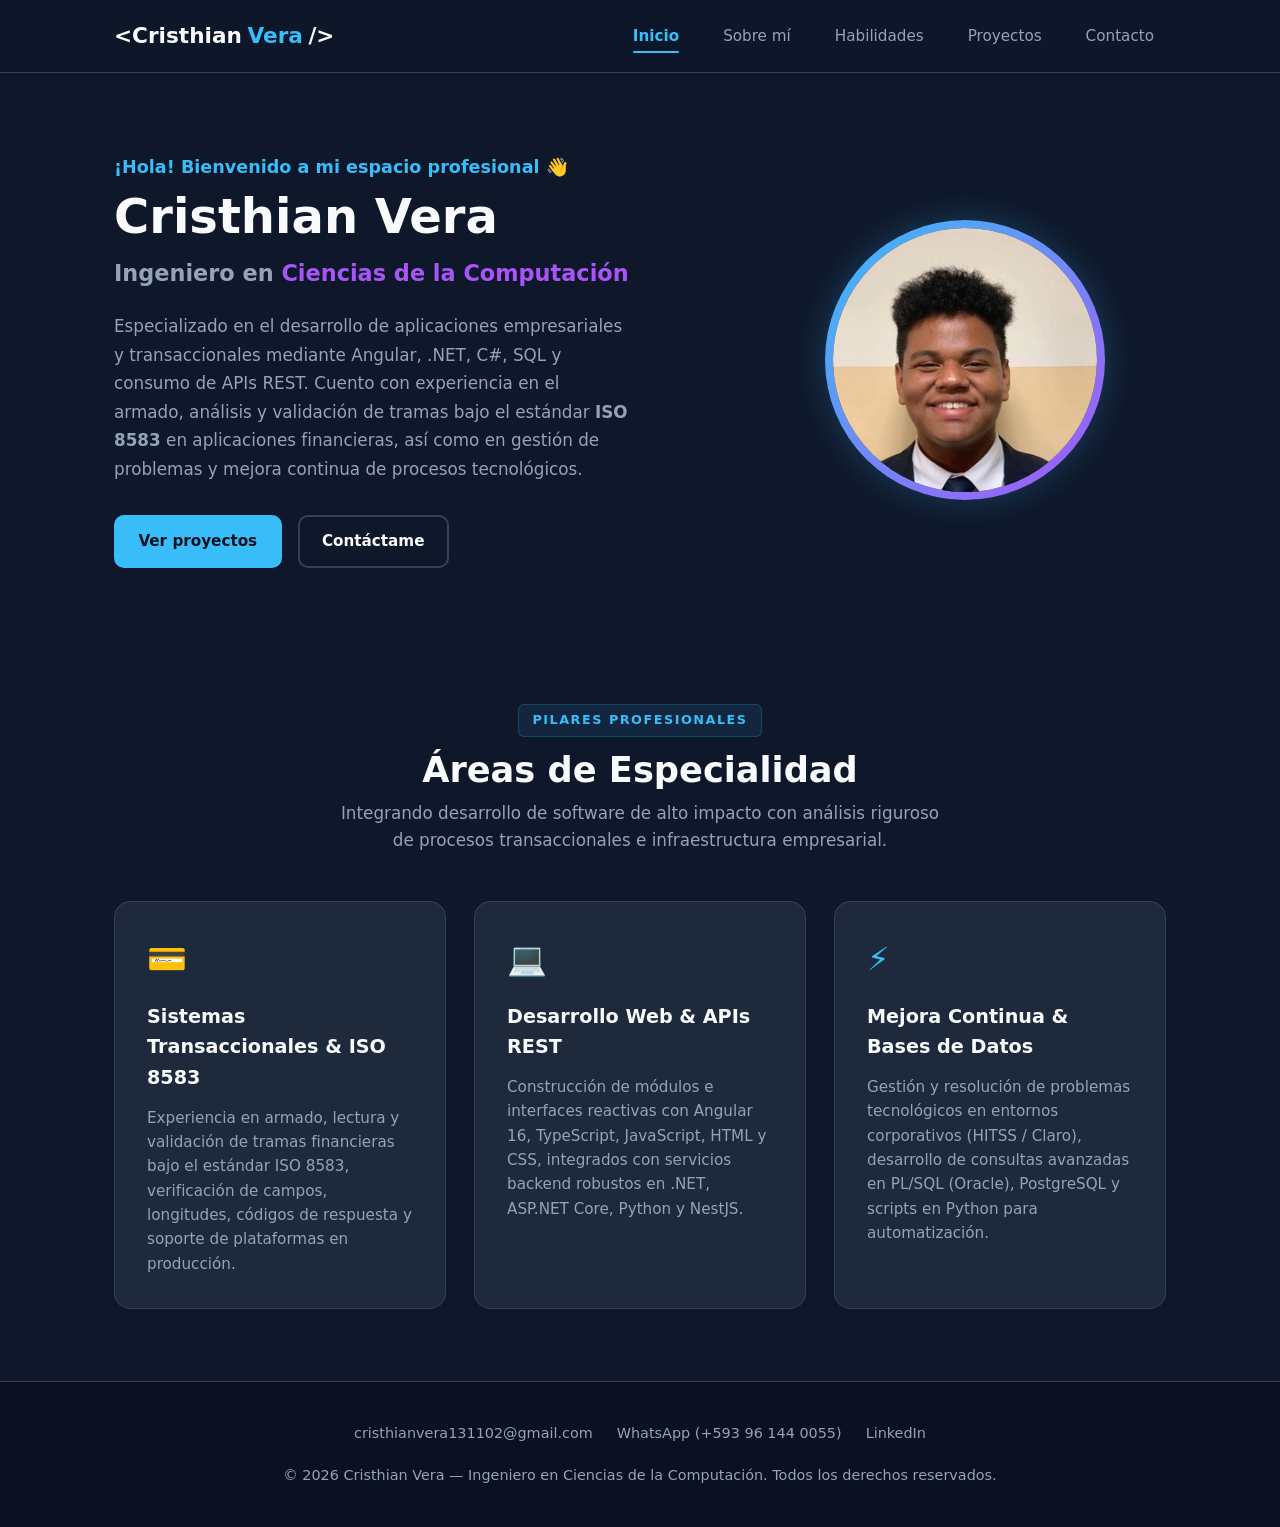
<file: index.html>
<!DOCTYPE html>
<html lang="es">
<head>
  <meta charset="UTF-8">
  <meta name="viewport" content="width=device-width, initial-scale=1.0">
  <meta name="description" content="Portafolio profesional de Cristhian Vera, Ingeniero en Ciencias de la Computación especializado en aplicaciones empresariales y sistemas transaccionales.">
  <title>Inicio | Cristhian Vera - Portafolio</title>

  <!-- Hojas de estilo oficiales: global primero, luego estilos de páginas -->
  <link rel="stylesheet" href="css/global.css">
  <link rel="stylesheet" href="css/pages.css">
</head>
<body>

  <!-- ======================================================================
       ENCABEZADO Y NAVEGACIÓN COMPARTIDA (Idéntico en las 5 páginas)
       ====================================================================== -->
  <header class="site-header">
    <nav class="navbar container">
      <a href="index.html" class="logo">
        &lt;Cristhian<span class="logo-accent">Vera</span>/&gt;
      </a>

      <!-- Botón de apertura del menú en dispositivos móviles -->
      <button class="menu-toggle" id="menu-toggle" aria-label="Abrir menú de navegación" aria-expanded="false">
        ☰
      </button>

      <!-- Lista de enlaces de navegación principal -->
      <ul class="nav-menu" id="nav-menu">
        <li><a href="index.html" class="nav-link">Inicio</a></li>
        <li><a href="about.html" class="nav-link">Sobre mí</a></li>
        <li><a href="skills.html" class="nav-link">Habilidades</a></li>
        <li><a href="projects.html" class="nav-link">Proyectos</a></li>
        <li><a href="contact.html" class="nav-link">Contacto</a></li>
      </ul>
    </nav>
  </header>

  <!-- ======================================================================
       CONTENIDO PRINCIPAL: INICIO (<main>)
       ====================================================================== -->
  <main>
    <!-- Sección 1: Hero de Presentación -->
    <section class="hero">
      <div class="container hero-grid">
        <div class="hero-text">
          <p class="hero-greeting">¡Hola! Bienvenido a mi espacio profesional 👋</p>
          <h1 class="hero-name">Cristhian Vera</h1>
          <p class="hero-role">Ingeniero en <span>Ciencias de la Computación</span></p>
          <p class="hero-desc">
            Especializado en el desarrollo de aplicaciones empresariales y transaccionales
            mediante Angular, .NET, C#, SQL y consumo de APIs REST. Cuento con experiencia en el armado,
            análisis y validación de tramas bajo el estándar <strong>ISO 8583</strong> en aplicaciones financieras,
            así como en gestión de problemas y mejora continua de procesos tecnológicos.
          </p>
          <div class="hero-actions">
            <a href="projects.html" class="btn btn-primary">Ver proyectos</a>
            <a href="contact.html" class="btn btn-outline">Contáctame</a>
          </div>
        </div>

        <div class="hero-visual">
          <div class="hero-avatar-wrapper">
            <img src="assets/img/cristhian-vera.jpg" alt="Fotografía profesional de Cristhian Vera" class="hero-avatar">
          </div>
        </div>
      </div>
    </section>

    <!-- Sección 2: Resumen de Fortalezas Clave -->
    <section class="section">
      <div class="container">
        <div class="section-header">
          <span class="section-tag">Pilares Profesionales</span>
          <h2 class="section-title">Áreas de Especialidad</h2>
          <p class="section-subtitle">
            Integrando desarrollo de software de alto impacto con análisis riguroso de procesos transaccionales e infraestructura empresarial.
          </p>
        </div>

        <div class="highlights-grid">
          <!-- Tarjeta 1: Sistemas Transaccionales -->
          <article class="highlight-card">
            <div class="highlight-icon">💳</div>
            <h3 class="highlight-title">Sistemas Transaccionales &amp; ISO 8583</h3>
            <p class="highlight-text">
              Experiencia en armado, lectura y validación de tramas financieras bajo el estándar ISO 8583,
              verificación de campos, longitudes, códigos de respuesta y soporte de plataformas en producción.
            </p>
          </article>

          <!-- Tarjeta 2: Desarrollo Web Fullstack -->
          <article class="highlight-card">
            <div class="highlight-icon">💻</div>
            <h3 class="highlight-title">Desarrollo Web &amp; APIs REST</h3>
            <p class="highlight-text">
              Construcción de módulos e interfaces reactivas con Angular 16, TypeScript, JavaScript, HTML y CSS,
              integrados con servicios backend robustos en .NET, ASP.NET Core, Python y NestJS.
            </p>
          </article>

          <!-- Tarjeta 3: Mejora Continua y Datos -->
          <article class="highlight-card">
            <div class="highlight-icon">⚡</div>
            <h3 class="highlight-title">Mejora Continua &amp; Bases de Datos</h3>
            <p class="highlight-text">
              Gestión y resolución de problemas tecnológicos en entornos corporativos (HITSS / Claro),
              desarrollo de consultas avanzadas en PL/SQL (Oracle), PostgreSQL y scripts en Python para automatización.
            </p>
          </article>
        </div>
      </div>
    </section>
  </main>

  <!-- ======================================================================
       PIE DE PÁGINA COMPARTIDO (Idéntico en las 5 páginas)
       ====================================================================== -->
  <footer class="site-footer">
    <div class="container footer-content">
      <ul class="footer-links">
        <li><a href="mailto:cristhianvera131102@gmail.com">cristhianvera131102@gmail.com</a></li>
        <li><a href="https://wa.me/593961440055" target="_blank" rel="noopener noreferrer">WhatsApp (+593 96 144 0055)</a></li>
        <li><a href="https://www.linkedin.com" target="_blank" rel="noopener noreferrer">LinkedIn</a></li>
      </ul>
      <p>&copy; <span id="current-year"></span> Cristhian Vera — Ingeniero en Ciencias de la Computación. Todos los derechos reservados.</p>
    </div>
  </footer>

  <!-- Script global para menú móvil, enlace activo y año dinámico -->
  <script src="js/main.js"></script>
</body>
</html>
</file>
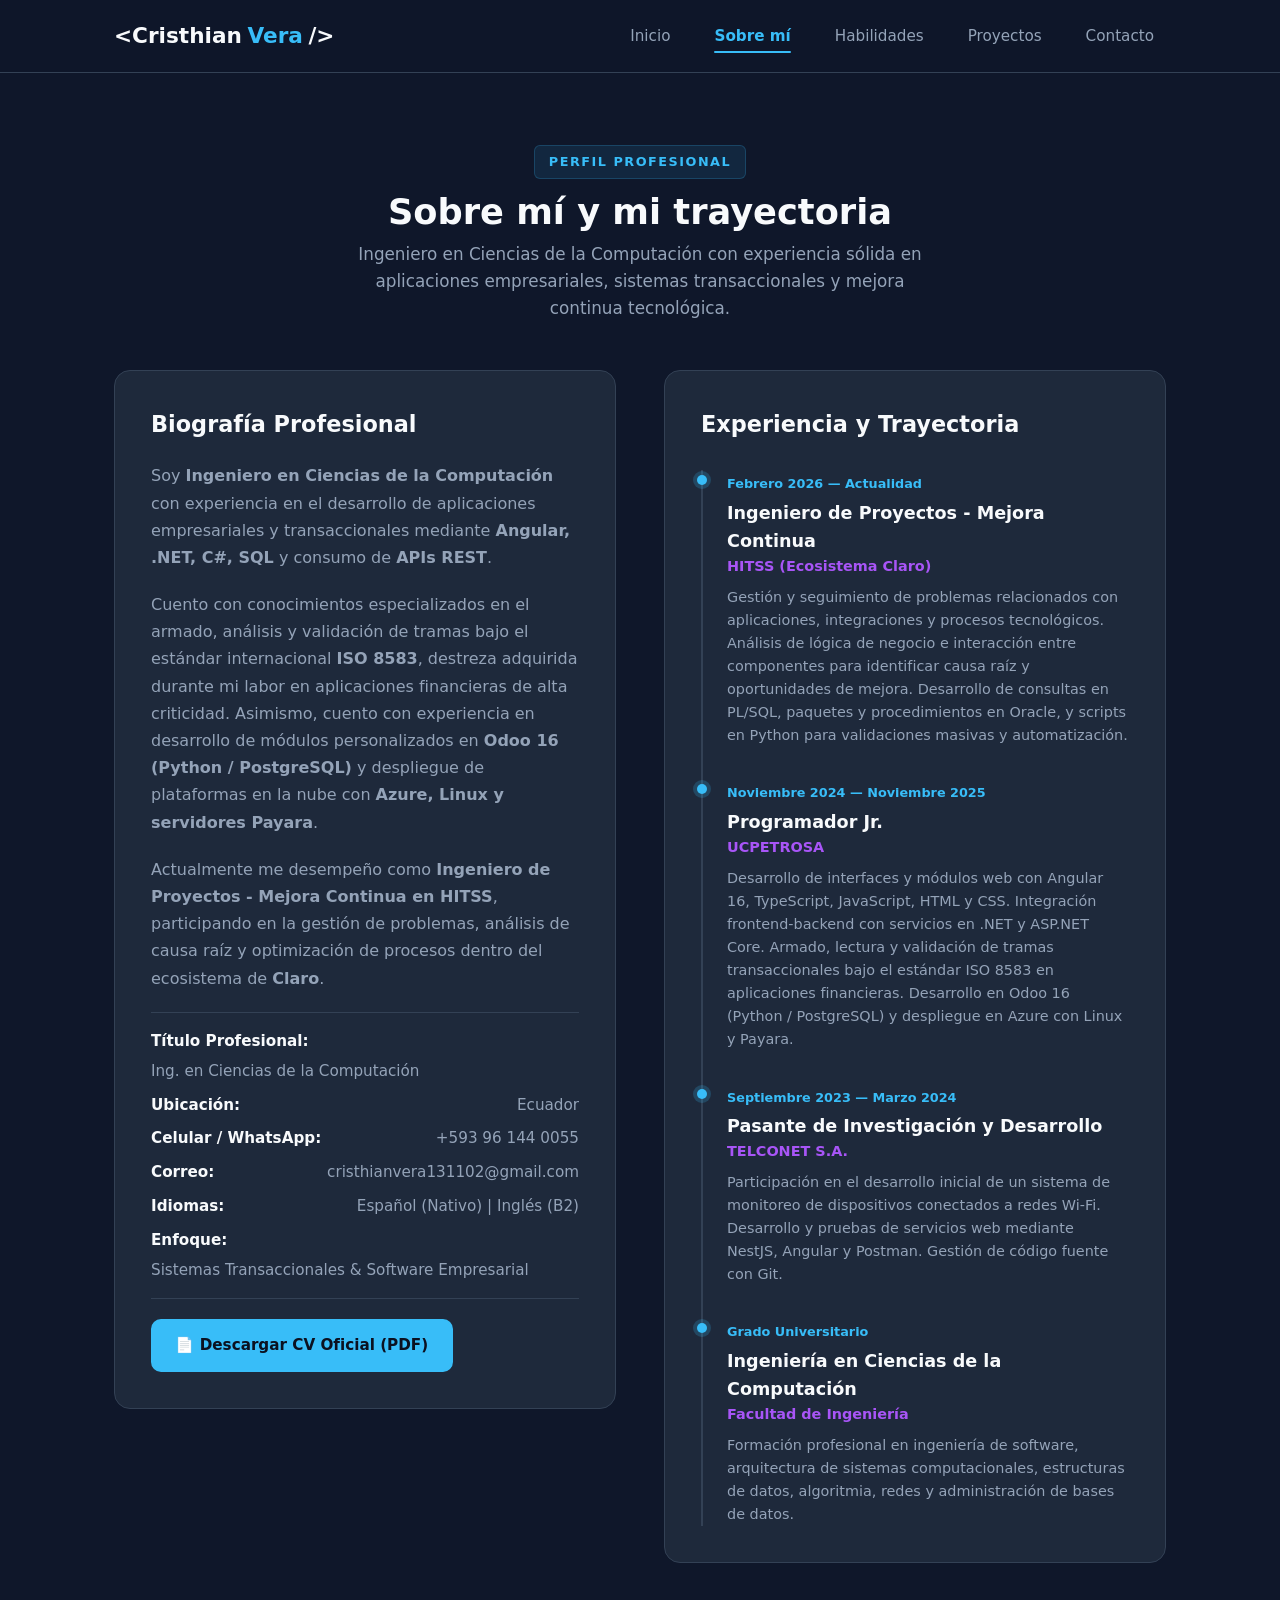
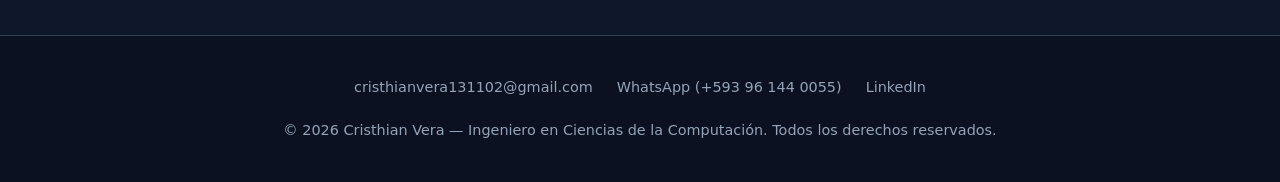
<file: about.html>
<!DOCTYPE html>
<html lang="es">
<head>
  <meta charset="UTF-8">
  <meta name="viewport" content="width=device-width, initial-scale=1.0">
  <meta name="description" content="Conoce la trayectoria profesional, experiencia laboral y formación de Cristhian Vera, Ingeniero en Ciencias de la Computación.">
  <title>Sobre mí | Cristhian Vera - Portafolio</title>

  <!-- Hojas de estilo oficiales -->
  <link rel="stylesheet" href="css/global.css">
  <link rel="stylesheet" href="css/pages.css">
</head>
<body>

  <!-- ======================================================================
       ENCABEZADO Y NAVEGACIÓN COMPARTIDA (Idéntico en las 5 páginas)
       ====================================================================== -->
  <header class="site-header">
    <nav class="navbar container">
      <a href="index.html" class="logo">
        &lt;Cristhian<span class="logo-accent">Vera</span>/&gt;
      </a>

      <button class="menu-toggle" id="menu-toggle" aria-label="Abrir menú de navegación" aria-expanded="false">
        ☰
      </button>

      <ul class="nav-menu" id="nav-menu">
        <li><a href="index.html" class="nav-link">Inicio</a></li>
        <li><a href="about.html" class="nav-link">Sobre mí</a></li>
        <li><a href="skills.html" class="nav-link">Habilidades</a></li>
        <li><a href="projects.html" class="nav-link">Proyectos</a></li>
        <li><a href="contact.html" class="nav-link">Contacto</a></li>
      </ul>
    </nav>
  </header>

  <!-- ======================================================================
       CONTENIDO PRINCIPAL: SOBRE MÍ (<main>)
       ====================================================================== -->
  <main class="section">
    <div class="container">
      <div class="section-header">
        <span class="section-tag">Perfil Profesional</span>
        <h1 class="section-title">Sobre mí y mi trayectoria</h1>
        <p class="section-subtitle">
          Ingeniero en Ciencias de la Computación con experiencia sólida en aplicaciones empresariales,
          sistemas transaccionales y mejora continua tecnológica.
        </p>
      </div>

      <div class="about-grid">
        <!-- Columna Izquierda: Biografía personal y descarga de CV -->
        <article class="about-bio-card">
          <h2 class="about-bio-title">Biografía Profesional</h2>
          <p class="about-bio-text">
            Soy <strong>Ingeniero en Ciencias de la Computación</strong> con experiencia en el desarrollo de aplicaciones
            empresariales y transaccionales mediante <strong>Angular, .NET, C#, SQL</strong> y consumo de <strong>APIs REST</strong>.
          </p>
          <p class="about-bio-text">
            Cuento con conocimientos especializados en el armado, análisis y validación de tramas bajo el estándar internacional
            <strong>ISO 8583</strong>, destreza adquirida durante mi labor en aplicaciones financieras de alta criticidad.
            Asimismo, cuento con experiencia en desarrollo de módulos personalizados en <strong>Odoo 16 (Python / PostgreSQL)</strong>
            y despliegue de plataformas en la nube con <strong>Azure, Linux y servidores Payara</strong>.
          </p>
          <p class="about-bio-text">
            Actualmente me desempeño como <strong>Ingeniero de Proyectos - Mejora Continua en HITSS</strong>, participando en la gestión
            de problemas, análisis de causa raíz y optimización de procesos dentro del ecosistema de <strong>Claro</strong>.
          </p>

          <ul class="about-bio-details">
            <li><strong>Título Profesional:</strong> <span>Ing. en Ciencias de la Computación</span></li>
            <li><strong>Ubicación:</strong> <span>Ecuador</span></li>
            <li><strong>Celular / WhatsApp:</strong> <span>+593 96 144 0055</span></li>
            <li><strong>Correo:</strong> <span>cristhianvera131102@gmail.com</span></li>
            <li><strong>Idiomas:</strong> <span>Español (Nativo) | Inglés (B2)</span></li>
            <li><strong>Enfoque:</strong> <span>Sistemas Transaccionales &amp; Software Empresarial</span></li>
          </ul>

          <div>
            <!-- Botón de descarga oficial del CV de Cristhian Vera en PDF -->
            <a href="assets/docs/CV - Cristhian Vera.pdf" download="CV - Cristhian Vera.pdf" class="btn btn-primary">
              📄 Descargar CV Oficial (PDF)
            </a>
          </div>
        </article>

        <!-- Columna Derecha: Línea de Tiempo (Educación y Experiencia Real) -->
        <article class="timeline-card">
          <h2 class="timeline-header">Experiencia y Trayectoria</h2>
          <ol class="timeline-list">
            <!-- Puesto 1: HITSS -->
            <li class="timeline-item">
              <span class="timeline-date">Febrero 2026 — Actualidad</span>
              <h3 class="timeline-role">Ingeniero de Proyectos - Mejora Continua</h3>
              <p class="timeline-place">HITSS (Ecosistema Claro)</p>
              <p class="timeline-desc">
                Gestión y seguimiento de problemas relacionados con aplicaciones, integraciones y procesos tecnológicos.
                Análisis de lógica de negocio e interacción entre componentes para identificar causa raíz y oportunidades de mejora.
                Desarrollo de consultas en PL/SQL, paquetes y procedimientos en Oracle, y scripts en Python para validaciones masivas y automatización.
              </p>
            </li>

            <!-- Puesto 2: UCPETROSA -->
            <li class="timeline-item">
              <span class="timeline-date">Noviembre 2024 — Noviembre 2025</span>
              <h3 class="timeline-role">Programador Jr.</h3>
              <p class="timeline-place">UCPETROSA</p>
              <p class="timeline-desc">
                Desarrollo de interfaces y módulos web con Angular 16, TypeScript, JavaScript, HTML y CSS. Integración frontend-backend
                con servicios en .NET y ASP.NET Core. Armado, lectura y validación de tramas transaccionales bajo el estándar ISO 8583
                en aplicaciones financieras. Desarrollo en Odoo 16 (Python / PostgreSQL) y despliegue en Azure con Linux y Payara.
              </p>
            </li>

            <!-- Puesto 3: TELCONET -->
            <li class="timeline-item">
              <span class="timeline-date">Septiembre 2023 — Marzo 2024</span>
              <h3 class="timeline-role">Pasante de Investigación y Desarrollo</h3>
              <p class="timeline-place">TELCONET S.A.</p>
              <p class="timeline-desc">
                Participación en el desarrollo inicial de un sistema de monitoreo de dispositivos conectados a redes Wi-Fi.
                Desarrollo y pruebas de servicios web mediante NestJS, Angular y Postman. Gestión de código fuente con Git.
              </p>
            </li>

            <!-- Formación Académica -->
            <li class="timeline-item">
              <span class="timeline-date">Grado Universitario</span>
              <h3 class="timeline-role">Ingeniería en Ciencias de la Computación</h3>
              <p class="timeline-place">Facultad de Ingeniería</p>
              <p class="timeline-desc">
                Formación profesional en ingeniería de software, arquitectura de sistemas computacionales,
                estructuras de datos, algoritmia, redes y administración de bases de datos.
              </p>
            </li>
          </ol>
        </article>
      </div>
    </div>
  </main>

  <!-- ======================================================================
       PIE DE PÁGINA COMPARTIDO (Idéntico en las 5 páginas)
       ====================================================================== -->
  <footer class="site-footer">
    <div class="container footer-content">
      <ul class="footer-links">
        <li><a href="mailto:cristhianvera131102@gmail.com">cristhianvera131102@gmail.com</a></li>
        <li><a href="https://wa.me/593961440055" target="_blank" rel="noopener noreferrer">WhatsApp (+593 96 144 0055)</a></li>
        <li><a href="https://www.linkedin.com" target="_blank" rel="noopener noreferrer">LinkedIn</a></li>
      </ul>
      <p>&copy; <span id="current-year"></span> Cristhian Vera — Ingeniero en Ciencias de la Computación. Todos los derechos reservados.</p>
    </div>
  </footer>

  <script src="js/main.js"></script>
</body>
</html>
</file>
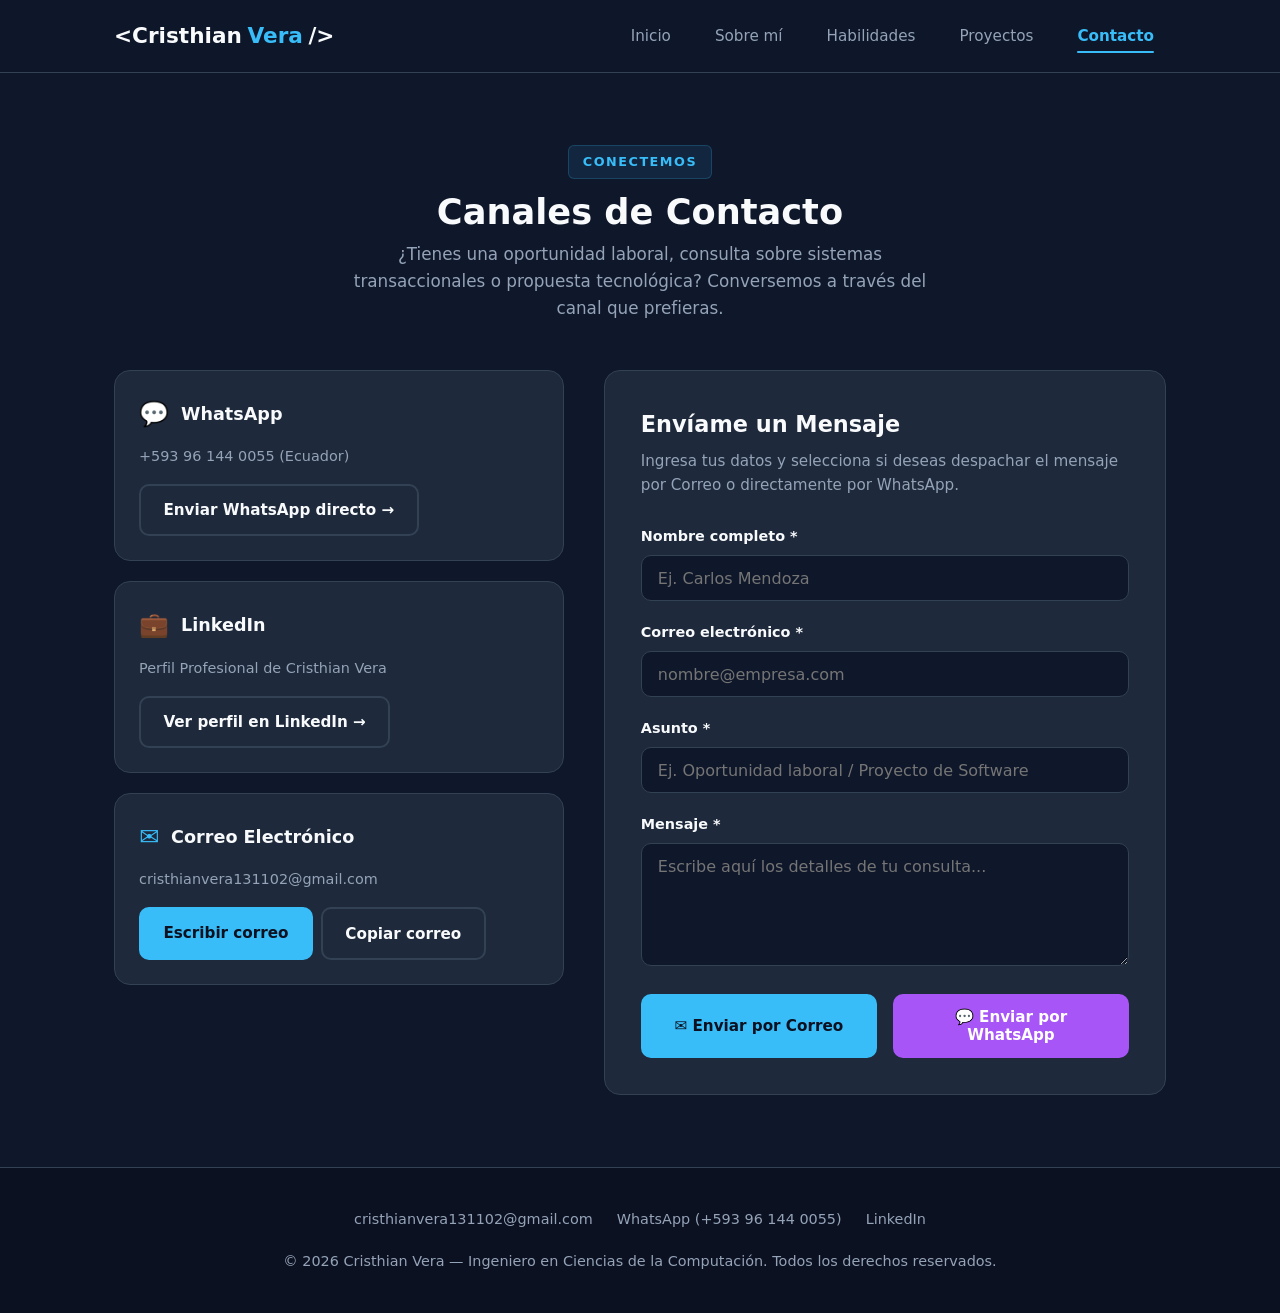
<file: contact.html>
<!DOCTYPE html>
<html lang="es">

<head>
  <meta charset="UTF-8">
  <meta name="viewport" content="width=device-width, initial-scale=1.0">
  <meta name="description"
    content="Contacta a Cristhian Vera, Ingeniero en Ciencias de la Computación, mediante WhatsApp, correo o LinkedIn.">
  <title>Contacto | Cristhian Vera - Portafolio</title>

  <!-- Hojas de estilo oficiales -->
  <link rel="stylesheet" href="css/global.css">
  <link rel="stylesheet" href="css/pages.css">
</head>

<body>

  <!-- ======================================================================
       ENCABEZADO Y NAVEGACIÓN COMPARTIDA (Idéntico en las 5 páginas)
       ====================================================================== -->
  <header class="site-header">
    <nav class="navbar container">
      <a href="index.html" class="logo">
        &lt;Cristhian<span class="logo-accent">Vera</span>/&gt;
      </a>

      <button class="menu-toggle" id="menu-toggle" aria-label="Abrir menú de navegación" aria-expanded="false">
        ☰
      </button>

      <ul class="nav-menu" id="nav-menu">
        <li><a href="index.html" class="nav-link">Inicio</a></li>
        <li><a href="about.html" class="nav-link">Sobre mí</a></li>
        <li><a href="skills.html" class="nav-link">Habilidades</a></li>
        <li><a href="projects.html" class="nav-link">Proyectos</a></li>
        <li><a href="contact.html" class="nav-link">Contacto</a></li>
      </ul>
    </nav>
  </header>

  <!-- ======================================================================
       CONTENIDO PRINCIPAL: CONTACTO (<main>)
       ====================================================================== -->
  <main class="section">
    <div class="container">
      <div class="section-header">
        <span class="section-tag">Conectemos</span>
        <h1 class="section-title">Canales de Contacto</h1>
        <p class="section-subtitle">
          ¿Tienes una oportunidad laboral, consulta sobre sistemas transaccionales o propuesta tecnológica?
          Conversemos a través del canal que prefieras.
        </p>
      </div>

      <div class="contact-grid">
        <!-- Columna Izquierda: Tarjetas de Canales Directos -->
        <aside class="contact-channels">
          <!-- Canal 1: WhatsApp -->
          <article class="channel-card">
            <div class="channel-header">
              <span class="channel-icon">💬</span>
              <h2 class="channel-title">WhatsApp</h2>
            </div>
            <p class="channel-info">+593 96 144 0055 (Ecuador)</p>
            <div class="channel-actions">
              <a href="https://wa.me/593961440055?text=Hola%20Cristhian,%20vi%20tu%20portafolio%20y%20me%20gustar%C3%ADa%20contactarte"
                target="_blank" rel="noopener noreferrer" class="btn btn-outline">
                Enviar WhatsApp directo &rarr;
              </a>
            </div>
          </article>

          <!-- Canal 2: LinkedIn -->
          <article class="channel-card">
            <div class="channel-header">
              <span class="channel-icon">💼</span>
              <h2 class="channel-title">LinkedIn</h2>
            </div>
            <p class="channel-info">Perfil Profesional de Cristhian Vera</p>
            <div class="channel-actions">
              <a href="https://www.linkedin.com" target="_blank" rel="noopener noreferrer" class="btn btn-outline">
                Ver perfil en LinkedIn &rarr;
              </a>
            </div>
          </article>

          <!-- Canal 3: Correo Electrónico -->
          <article class="channel-card">
            <div class="channel-header">
              <span class="channel-icon">✉️</span>
              <h2 class="channel-title">Correo Electrónico</h2>
            </div>
            <p class="channel-info">cristhianvera131102@gmail.com</p>
            <div class="channel-actions">
              <a href="mailto:cristhianvera131102@gmail.com" class="btn btn-primary">
                Escribir correo
              </a>
              <!-- Botón interactivo para copiar con Clipboard API en JS -->
              <button type="button" id="copy-email-btn" class="btn btn-outline">
                Copiar correo
              </button>
            </div>
          </article>
        </aside>

        <!-- Columna Derecha: Formulario de Contacto -->
        <section class="contact-form-card">
          <div class="form-header">
            <h2 class="form-title">Envíame un Mensaje</h2>
            <p class="form-subtitle">Ingresa tus datos y selecciona si deseas despachar el mensaje por Correo o
              directamente por WhatsApp.</p>
          </div>

          <form id="contact-form" class="contact-form" novalidate>
            <!-- Contenedor para mensajes de alerta y validación en vivo -->
            <div id="form-feedback" class="form-feedback" aria-live="polite"></div>

            <!-- Campo: Nombre -->
            <div class="form-group">
              <label for="name" class="form-label">Nombre completo *</label>
              <input type="text" id="name" name="name" class="form-control" placeholder="Ej. Carlos Mendoza"
                autocomplete="name" required>
            </div>

            <!-- Campo: Correo -->
            <div class="form-group">
              <label for="email" class="form-label">Correo electrónico *</label>
              <input type="email" id="email" name="email" class="form-control" placeholder="nombre@empresa.com"
                autocomplete="email" inputmode="email" required>
            </div>

            <!-- Campo: Asunto -->
            <div class="form-group">
              <label for="subject" class="form-label">Asunto *</label>
              <input type="text" id="subject" name="subject" class="form-control"
                placeholder="Ej. Oportunidad laboral / Proyecto de Software" required>
            </div>

            <!-- Campo: Mensaje -->
            <div class="form-group">
              <label for="message" class="form-label">Mensaje *</label>
              <textarea id="message" name="message" class="form-control" rows="5"
                placeholder="Escribe aquí los detalles de tu consulta..." required></textarea>
            </div>

            <!-- Botones de Acción Dual: Correo y WhatsApp -->
            <div class="form-actions">
              <button type="submit" class="btn btn-primary">
                ✉️ Enviar por Correo
              </button>
              <button type="button" id="send-whatsapp-btn" class="btn btn-secondary">
                💬 Enviar por WhatsApp
              </button>
            </div>
          </form>
        </section>
      </div>
    </div>
  </main>

  <!-- ======================================================================
       PIE DE PÁGINA COMPARTIDO (Idéntico en las 5 páginas)
       ====================================================================== -->
  <footer class="site-footer">
    <div class="container footer-content">
      <ul class="footer-links">
        <li><a href="mailto:cristhianvera131102@gmail.com">cristhianvera131102@gmail.com</a></li>
        <li><a href="https://wa.me/593961440055" target="_blank" rel="noopener noreferrer">WhatsApp (+593 96 144
            0055)</a></li>
        <li><a href="https://www.linkedin.com" target="_blank" rel="noopener noreferrer">LinkedIn</a></li>
      </ul>
      <p>&copy; <span id="current-year"></span> Cristhian Vera — Ingeniero en Ciencias de la Computación. Todos los
        derechos reservados.</p>
    </div>
  </footer>

  <!-- Scripts: main.js para lógica global y contact.js para validaciones y envíos -->
  <script src="js/main.js"></script>
  <script src="js/contact.js"></script>
</body>

</html>
</file>
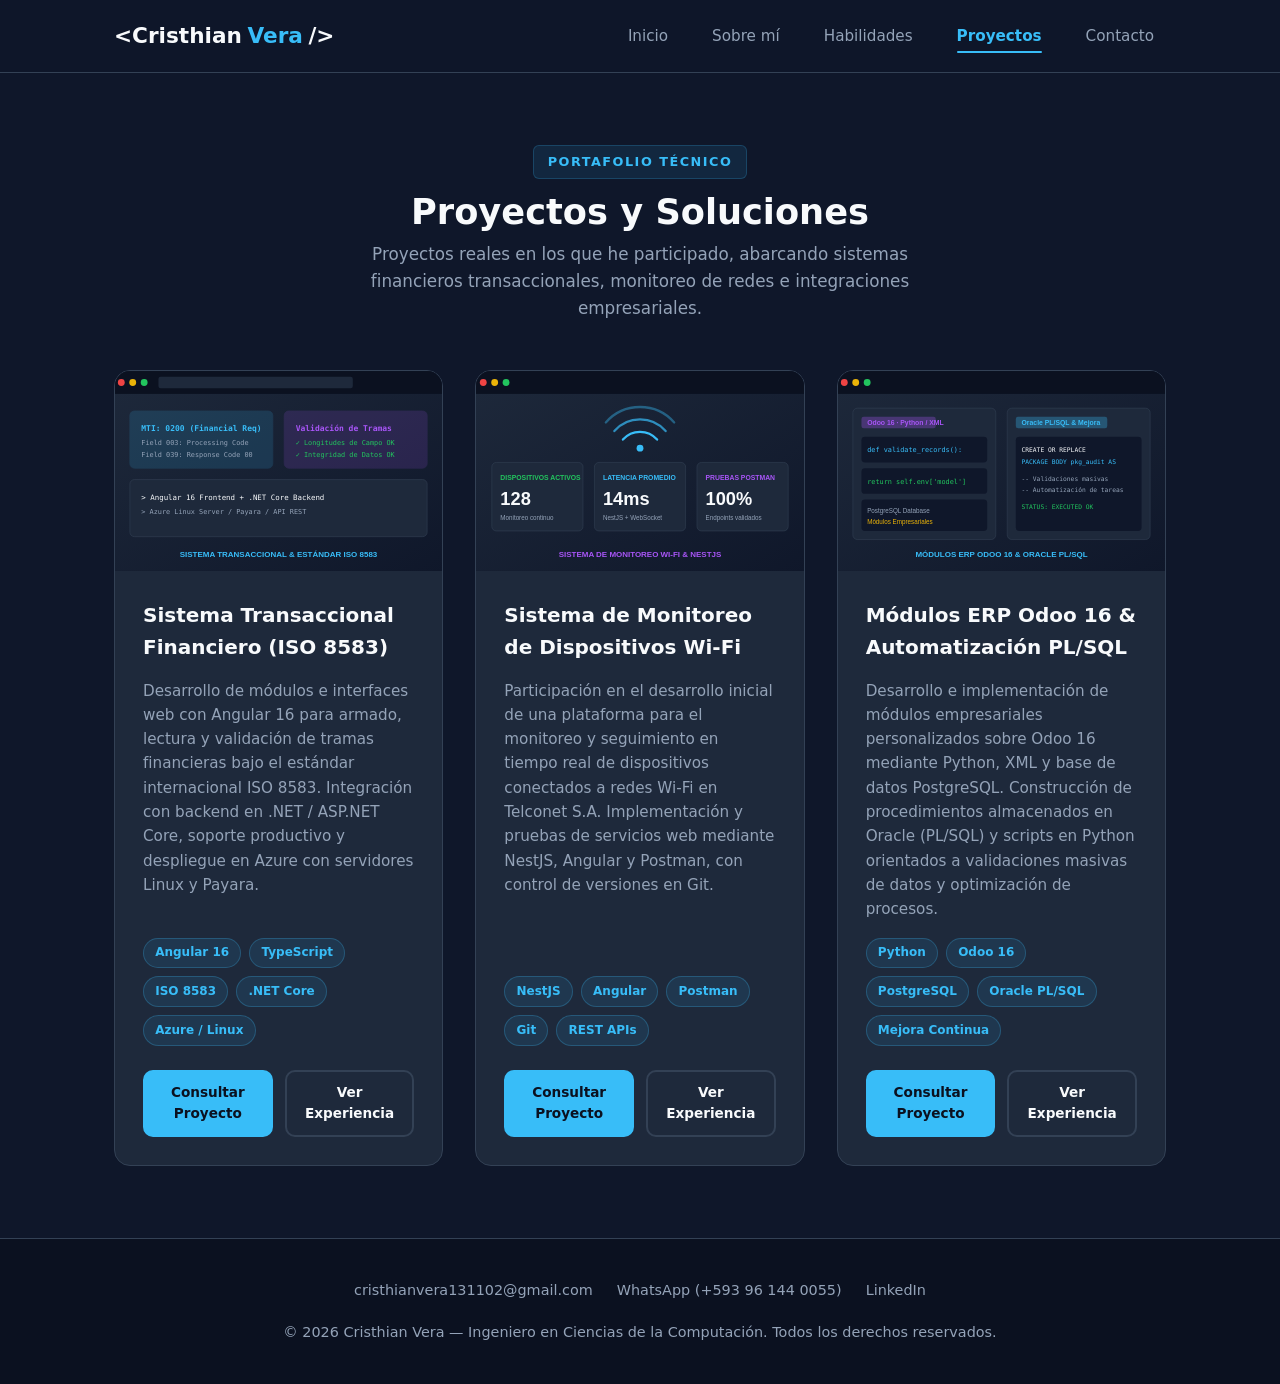
<file: projects.html>
<!DOCTYPE html>
<html lang="es">
<head>
  <meta charset="UTF-8">
  <meta name="viewport" content="width=device-width, initial-scale=1.0">
  <meta name="description" content="Proyectos desarrollados por Cristhian Vera: Sistemas transaccionales ISO 8583, Angular 16, .NET Core, monitoreo Wi-Fi y automatización.">
  <title>Proyectos | Cristhian Vera - Portafolio</title>

  <!-- Hojas de estilo oficiales -->
  <link rel="stylesheet" href="css/global.css">
  <link rel="stylesheet" href="css/pages.css">
</head>
<body>

  <!-- ======================================================================
       ENCABEZADO Y NAVEGACIÓN COMPARTIDA (Idéntico en las 5 páginas)
       ====================================================================== -->
  <header class="site-header">
    <nav class="navbar container">
      <a href="index.html" class="logo">
        &lt;Cristhian<span class="logo-accent">Vera</span>/&gt;
      </a>

      <button class="menu-toggle" id="menu-toggle" aria-label="Abrir menú de navegación" aria-expanded="false">
        ☰
      </button>

      <ul class="nav-menu" id="nav-menu">
        <li><a href="index.html" class="nav-link">Inicio</a></li>
        <li><a href="about.html" class="nav-link">Sobre mí</a></li>
        <li><a href="skills.html" class="nav-link">Habilidades</a></li>
        <li><a href="projects.html" class="nav-link">Proyectos</a></li>
        <li><a href="contact.html" class="nav-link">Contacto</a></li>
      </ul>
    </nav>
  </header>

  <!-- ======================================================================
       CONTENIDO PRINCIPAL: PROYECTOS (<main>)
       ====================================================================== -->
  <main class="section">
    <div class="container">
      <div class="section-header">
        <span class="section-tag">Portafolio Técnico</span>
        <h1 class="section-title">Proyectos y Soluciones</h1>
        <p class="section-subtitle">
          Proyectos reales en los que he participado, abarcando sistemas financieros transaccionales,
          monitoreo de redes e integraciones empresariales.
        </p>
      </div>

      <div class="projects-grid">
        <!-- Proyecto 1: Sistema Transaccional ISO 8583 -->
        <article class="project-card">
          <div class="project-img-wrapper">
            <img src="assets/img/project-1.svg" alt="Arquitectura del Sistema Transaccional y estándar ISO 8583" class="project-img">
          </div>
          <div class="project-body">
            <h2 class="project-title">Sistema Transaccional Financiero (ISO 8583)</h2>
            <p class="project-desc">
              Desarrollo de módulos e interfaces web con Angular 16 para armado, lectura y validación de tramas
              financieras bajo el estándar internacional ISO 8583. Integración con backend en .NET / ASP.NET Core,
              soporte productivo y despliegue en Azure con servidores Linux y Payara.
            </p>
            <div class="project-badges">
              <span class="badge">Angular 16</span>
              <span class="badge">TypeScript</span>
              <span class="badge">ISO 8583</span>
              <span class="badge">.NET Core</span>
              <span class="badge">Azure / Linux</span>
            </div>
            <div class="project-links">
              <a href="contact.html" class="btn btn-primary">Consultar Proyecto</a>
              <a href="about.html" class="btn btn-outline">Ver Experiencia</a>
            </div>
          </div>
        </article>

        <!-- Proyecto 2: Monitoreo de Redes Wi-Fi -->
        <article class="project-card">
          <div class="project-img-wrapper">
            <img src="assets/img/project-2.svg" alt="Dashboard del Sistema de Monitoreo Wi-Fi" class="project-img">
          </div>
          <div class="project-body">
            <h2 class="project-title">Sistema de Monitoreo de Dispositivos Wi-Fi</h2>
            <p class="project-desc">
              Participación en el desarrollo inicial de una plataforma para el monitoreo y seguimiento en tiempo real
              de dispositivos conectados a redes Wi-Fi en Telconet S.A. Implementación y pruebas de servicios web
              mediante NestJS, Angular y Postman, con control de versiones en Git.
            </p>
            <div class="project-badges">
              <span class="badge">NestJS</span>
              <span class="badge">Angular</span>
              <span class="badge">Postman</span>
              <span class="badge">Git</span>
              <span class="badge">REST APIs</span>
            </div>
            <div class="project-links">
              <a href="contact.html" class="btn btn-primary">Consultar Proyecto</a>
              <a href="about.html" class="btn btn-outline">Ver Experiencia</a>
            </div>
          </div>
        </article>

        <!-- Proyecto 3: ERP Odoo 16 y Automatización PL/SQL -->
        <article class="project-card">
          <div class="project-img-wrapper">
            <img src="assets/img/project-3.svg" alt="Módulos ERP Odoo 16 y scripts en PL/SQL" class="project-img">
          </div>
          <div class="project-body">
            <h2 class="project-title">Módulos ERP Odoo 16 &amp; Automatización PL/SQL</h2>
            <p class="project-desc">
              Desarrollo e implementación de módulos empresariales personalizados sobre Odoo 16 mediante Python, XML
              y base de datos PostgreSQL. Construcción de procedimientos almacenados en Oracle (PL/SQL) y scripts
              en Python orientados a validaciones masivas de datos y optimización de procesos.
            </p>
            <div class="project-badges">
              <span class="badge">Python</span>
              <span class="badge">Odoo 16</span>
              <span class="badge">PostgreSQL</span>
              <span class="badge">Oracle PL/SQL</span>
              <span class="badge">Mejora Continua</span>
            </div>
            <div class="project-links">
              <a href="contact.html" class="btn btn-primary">Consultar Proyecto</a>
              <a href="about.html" class="btn btn-outline">Ver Experiencia</a>
            </div>
          </div>
        </article>
      </div>
    </div>
  </main>

  <!-- ======================================================================
       PIE DE PÁGINA COMPARTIDO (Idéntico en las 5 páginas)
       ====================================================================== -->
  <footer class="site-footer">
    <div class="container footer-content">
      <ul class="footer-links">
        <li><a href="mailto:cristhianvera131102@gmail.com">cristhianvera131102@gmail.com</a></li>
        <li><a href="https://wa.me/593961440055" target="_blank" rel="noopener noreferrer">WhatsApp (+593 96 144 0055)</a></li>
        <li><a href="https://www.linkedin.com" target="_blank" rel="noopener noreferrer">LinkedIn</a></li>
      </ul>
      <p>&copy; <span id="current-year"></span> Cristhian Vera — Ingeniero en Ciencias de la Computación. Todos los derechos reservados.</p>
    </div>
  </footer>

  <script src="js/main.js"></script>
</body>
</html>
</file>
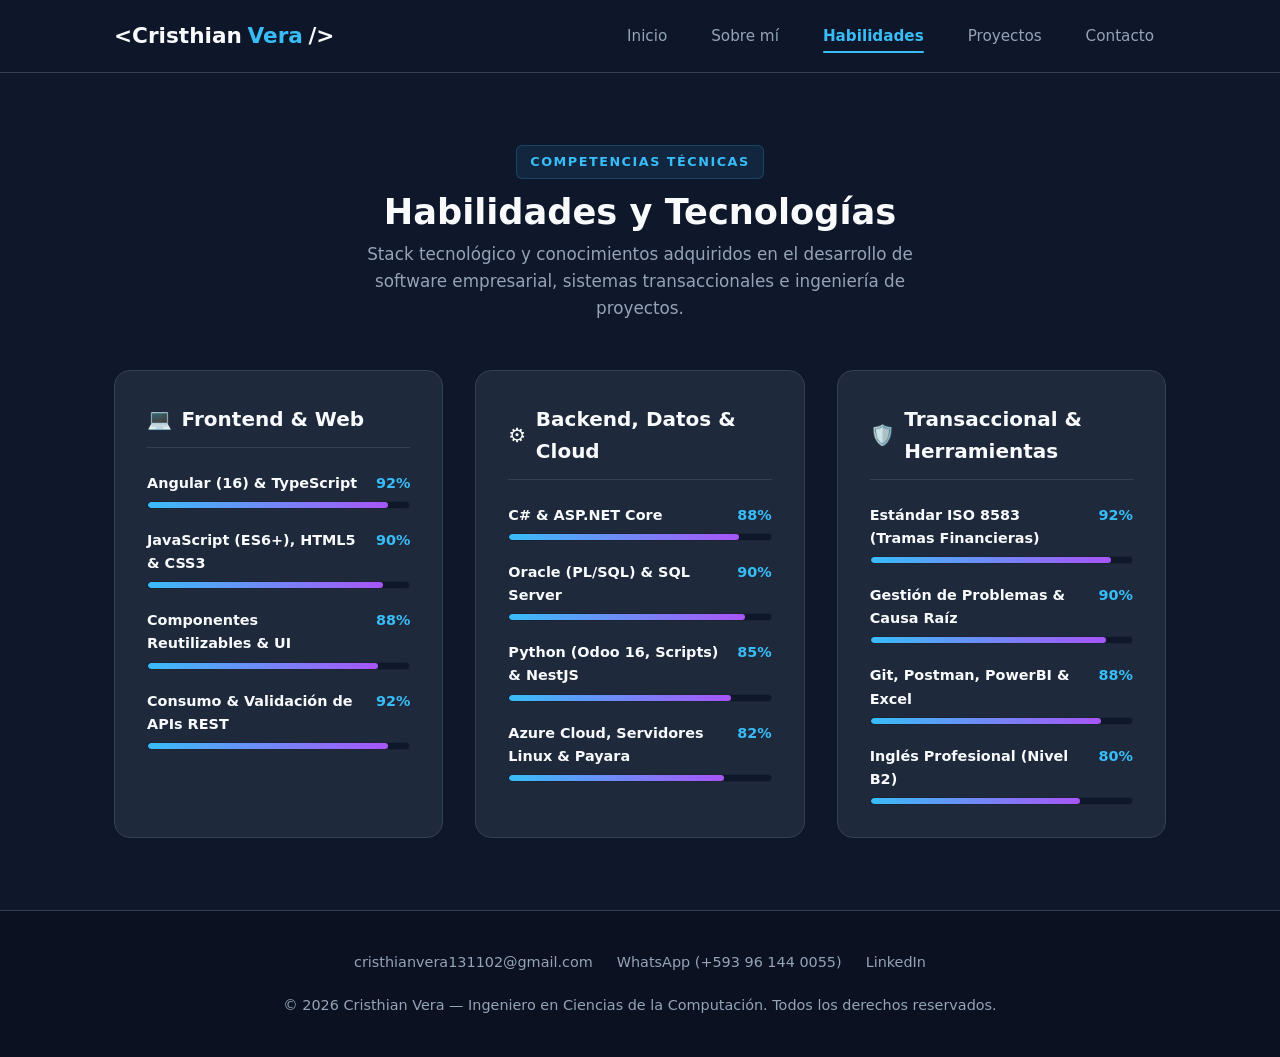
<file: skills.html>
<!DOCTYPE html>
<html lang="es">
<head>
  <meta charset="UTF-8">
  <meta name="viewport" content="width=device-width, initial-scale=1.0">
  <meta name="description" content="Habilidades técnicas de Cristhian Vera: Angular, .NET, ISO 8583, PL/SQL, Python, Azure y desarrollo de software empresarial.">
  <title>Habilidades | Cristhian Vera - Portafolio</title>

  <!-- Hojas de estilo oficiales -->
  <link rel="stylesheet" href="css/global.css">
  <link rel="stylesheet" href="css/pages.css">
</head>
<body>

  <!-- ======================================================================
       ENCABEZADO Y NAVEGACIÓN COMPARTIDA (Idéntico en las 5 páginas)
       ====================================================================== -->
  <header class="site-header">
    <nav class="navbar container">
      <a href="index.html" class="logo">
        &lt;Cristhian<span class="logo-accent">Vera</span>/&gt;
      </a>

      <button class="menu-toggle" id="menu-toggle" aria-label="Abrir menú de navegación" aria-expanded="false">
        ☰
      </button>

      <ul class="nav-menu" id="nav-menu">
        <li><a href="index.html" class="nav-link">Inicio</a></li>
        <li><a href="about.html" class="nav-link">Sobre mí</a></li>
        <li><a href="skills.html" class="nav-link">Habilidades</a></li>
        <li><a href="projects.html" class="nav-link">Proyectos</a></li>
        <li><a href="contact.html" class="nav-link">Contacto</a></li>
      </ul>
    </nav>
  </header>

  <!-- ======================================================================
       CONTENIDO PRINCIPAL: HABILIDADES (<main>)
       ====================================================================== -->
  <main class="section">
    <div class="container">
      <div class="section-header">
        <span class="section-tag">Competencias Técnicas</span>
        <h1 class="section-title">Habilidades y Tecnologías</h1>
        <p class="section-subtitle">
          Stack tecnológico y conocimientos adquiridos en el desarrollo de software empresarial,
          sistemas transaccionales e ingeniería de proyectos.
        </p>
      </div>

      <div class="skills-grid">
        <!-- Categoría 1: Frontend & Desarrollo Web -->
        <article class="skill-category">
          <h2 class="skill-category-title">
            <span>💻</span> Frontend &amp; Web
          </h2>
          <div class="skill-items-list">
            <!-- Angular & TypeScript -->
            <div class="skill-item">
              <div class="skill-info">
                <span class="skill-name">Angular (16) &amp; TypeScript</span>
                <span class="skill-percentage">92%</span>
              </div>
              <div class="progress-bar">
                <div class="progress-fill" style="width: 92%;"></div>
              </div>
            </div>

            <!-- JavaScript, HTML & CSS -->
            <div class="skill-item">
              <div class="skill-info">
                <span class="skill-name">JavaScript (ES6+), HTML5 &amp; CSS3</span>
                <span class="skill-percentage">90%</span>
              </div>
              <div class="progress-bar">
                <div class="progress-fill" style="width: 90%;"></div>
              </div>
            </div>

            <!-- Componentes y Lógica de Presentación -->
            <div class="skill-item">
              <div class="skill-info">
                <span class="skill-name">Componentes Reutilizables &amp; UI</span>
                <span class="skill-percentage">88%</span>
              </div>
              <div class="progress-bar">
                <div class="progress-fill" style="width: 88%;"></div>
              </div>
            </div>

            <!-- Consumo de APIs REST -->
            <div class="skill-item">
              <div class="skill-info">
                <span class="skill-name">Consumo &amp; Validación de APIs REST</span>
                <span class="skill-percentage">92%</span>
              </div>
              <div class="progress-bar">
                <div class="progress-fill" style="width: 92%;"></div>
              </div>
            </div>
          </div>
        </article>

        <!-- Categoría 2: Backend, Bases de Datos & Cloud -->
        <article class="skill-category">
          <h2 class="skill-category-title">
            <span>⚙️</span> Backend, Datos &amp; Cloud
          </h2>
          <div class="skill-items-list">
            <!-- C# & ASP.NET Core -->
            <div class="skill-item">
              <div class="skill-info">
                <span class="skill-name">C# &amp; ASP.NET Core</span>
                <span class="skill-percentage">88%</span>
              </div>
              <div class="progress-bar">
                <div class="progress-fill" style="width: 88%;"></div>
              </div>
            </div>

            <!-- Oracle PL/SQL & SQL Server -->
            <div class="skill-item">
              <div class="skill-info">
                <span class="skill-name">Oracle (PL/SQL) &amp; SQL Server</span>
                <span class="skill-percentage">90%</span>
              </div>
              <div class="progress-bar">
                <div class="progress-fill" style="width: 90%;"></div>
              </div>
            </div>

            <!-- Python & Odoo / NestJS -->
            <div class="skill-item">
              <div class="skill-info">
                <span class="skill-name">Python (Odoo 16, Scripts) &amp; NestJS</span>
                <span class="skill-percentage">85%</span>
              </div>
              <div class="progress-bar">
                <div class="progress-fill" style="width: 85%;"></div>
              </div>
            </div>

            <!-- Azure, Linux & Payara -->
            <div class="skill-item">
              <div class="skill-info">
                <span class="skill-name">Azure Cloud, Servidores Linux &amp; Payara</span>
                <span class="skill-percentage">82%</span>
              </div>
              <div class="progress-bar">
                <div class="progress-fill" style="width: 82%;"></div>
              </div>
            </div>
          </div>
        </article>

        <!-- Categoría 3: Sistemas Transaccionales & Herramientas -->
        <article class="skill-category">
          <h2 class="skill-category-title">
            <span>🛡️</span> Transaccional &amp; Herramientas
          </h2>
          <div class="skill-items-list">
            <!-- Estándar ISO 8583 -->
            <div class="skill-item">
              <div class="skill-info">
                <span class="skill-name">Estándar ISO 8583 (Tramas Financieras)</span>
                <span class="skill-percentage">92%</span>
              </div>
              <div class="progress-bar">
                <div class="progress-fill" style="width: 92%;"></div>
              </div>
            </div>

            <!-- Gestión de Problemas & Mejora Continua -->
            <div class="skill-item">
              <div class="skill-info">
                <span class="skill-name">Gestión de Problemas &amp; Causa Raíz</span>
                <span class="skill-percentage">90%</span>
              </div>
              <div class="progress-bar">
                <div class="progress-fill" style="width: 90%;"></div>
              </div>
            </div>

            <!-- Git & Postman -->
            <div class="skill-item">
              <div class="skill-info">
                <span class="skill-name">Git, Postman, PowerBI &amp; Excel</span>
                <span class="skill-percentage">88%</span>
              </div>
              <div class="progress-bar">
                <div class="progress-fill" style="width: 88%;"></div>
              </div>
            </div>

            <!-- Idioma Inglés -->
            <div class="skill-item">
              <div class="skill-info">
                <span class="skill-name">Inglés Profesional (Nivel B2)</span>
                <span class="skill-percentage">80%</span>
              </div>
              <div class="progress-bar">
                <div class="progress-fill" style="width: 80%;"></div>
              </div>
            </div>
          </div>
        </article>
      </div>
    </div>
  </main>

  <!-- ======================================================================
       PIE DE PÁGINA COMPARTIDO (Idéntico en las 5 páginas)
       ====================================================================== -->
  <footer class="site-footer">
    <div class="container footer-content">
      <ul class="footer-links">
        <li><a href="mailto:cristhianvera131102@gmail.com">cristhianvera131102@gmail.com</a></li>
        <li><a href="https://wa.me/593961440055" target="_blank" rel="noopener noreferrer">WhatsApp (+593 96 144 0055)</a></li>
        <li><a href="https://www.linkedin.com" target="_blank" rel="noopener noreferrer">LinkedIn</a></li>
      </ul>
      <p>&copy; <span id="current-year"></span> Cristhian Vera — Ingeniero en Ciencias de la Computación. Todos los derechos reservados.</p>
    </div>
  </footer>

  <script src="js/main.js"></script>
</body>
</html>
</file>
<file: css/global.css>
/* ==========================================================================
   css/global.css
   Estilos globales, variables de diseño, componentes reutilizables,
   barra de navegación compartida y pie de página.
   ========================================================================== */

/* --------------------------------------------------------------------------
   1. VARIABLES DE DISEÑO (:root)
   Paleta de colores, tipografía, bordes y transiciones globales.
   -------------------------------------------------------------------------- */
:root {
  /* Paleta de colores principal */
  --color-bg: #0f172a;               /* Fondo oscuro principal (slate-900) */
  --color-surface: #1e293b;          /* Superficie de tarjetas y navbar (slate-800) */
  --color-surface-hover: #334155;    /* Superficie activa o hover (slate-700) */
  --color-border: #334155;           /* Bordes suaves */

  /* Colores de énfasis / marca */
  --color-primary: #38bdf8;          /* Azul celeste brillante (sky-400) */
  --color-primary-hover: #0ea5e9;    /* Azul celeste más intenso (sky-500) */
  --color-secondary: #a855f7;        /* Púrpura moderno (purple-500) */
  --color-secondary-hover: #9333ea;  /* Púrpura más intenso */

  /* Colores de texto */
  --color-text: #f8fafc;             /* Texto principal de alto contraste */
  --color-text-muted: #94a3b8;       /* Texto secundario y etiquetas atenuadas */

  /* Colores de estado */
  --color-success: #22c55e;          /* Verde para mensajes exitosos */
  --color-error: #ef4444;            /* Rojo para errores o alertas */

  /* Tipografía */
  --font-main: system-ui, -apple-system, BlinkMacSystemFont, 'Segoe UI', Roboto, Oxygen, Ubuntu, Cantarell, sans-serif;

  /* Redondeos y sombras */
  --radius-sm: 6px;
  --radius-md: 10px;
  --radius-lg: 16px;
  --shadow-sm: 0 1px 3px rgba(0, 0, 0, 0.25);
  --shadow-md: 0 4px 14px rgba(0, 0, 0, 0.35);
  --shadow-lg: 0 10px 25px rgba(0, 0, 0, 0.5);

  /* Transiciones */
  --transition: all 0.25s ease;
}

/* --------------------------------------------------------------------------
   2. RESET UNIVERSAL Y ESTILOS BASE
   -------------------------------------------------------------------------- */
* {
  margin: 0;
  padding: 0;
  box-sizing: border-box;
}

html {
  scroll-behavior: smooth;
  -webkit-text-size-adjust: 100%;
  overflow-x: clip;
}

body {
  background-color: var(--color-bg);
  color: var(--color-text);
  font-family: var(--font-main);
  line-height: 1.6;
  min-height: 100vh;
  display: flex;
  flex-direction: column;
  overflow-x: clip;
  -webkit-tap-highlight-color: rgba(56, 189, 248, 0.18);
}

/* Permite que el footer se mantenga al final si el contenido es corto */
main {
  flex: 1;
}

img {
  max-width: 100%;
  height: auto;
  display: block;
}

a {
  color: inherit;
  text-decoration: none;
}

/* --------------------------------------------------------------------------
   3. CLASES UTILITARIAS Y DE MAQUETACIÓN
   -------------------------------------------------------------------------- */
.container {
  width: 100%;
  max-width: 1100px;
  margin: 0 auto;
  padding: 0 1.5rem;
}

.section {
  padding: 4.5rem 0;
}

.section-header {
  text-align: center;
  margin-bottom: 3rem;
}

.section-tag {
  display: inline-block;
  font-size: 0.8rem;
  font-weight: 700;
  text-transform: uppercase;
  letter-spacing: 1.5px;
  color: var(--color-primary);
  background-color: rgba(56, 189, 248, 0.1);
  padding: 0.35rem 0.85rem;
  border-radius: var(--radius-sm);
  margin-bottom: 0.75rem;
  border: 1px solid rgba(56, 189, 248, 0.2);
}

.section-title {
  font-size: clamp(1.65rem, 4.5vw, 2.2rem);
  font-weight: 800;
  color: var(--color-text);
  line-height: 1.2;
  margin-bottom: 0.5rem;
}

.section-subtitle {
  font-size: clamp(0.95rem, 2.5vw, 1.05rem);
  color: var(--color-text-muted);
  max-width: 600px;
  margin: 0 auto;
}

/* Botones reutilizables */
.btn {
  display: inline-flex;
  align-items: center;
  justify-content: center;
  gap: 0.5rem;
  min-height: 44px;
  font-family: inherit;
  font-size: 0.95rem;
  font-weight: 600;
  text-decoration: none;
  text-align: center;
  padding: 0.75rem 1.4rem;
  border-radius: var(--radius-md);
  border: 2px solid transparent;
  cursor: pointer;
  transition: var(--transition);
}

.btn-primary {
  background-color: var(--color-primary);
  color: #0b1120;
  border-color: var(--color-primary);
}

.btn-primary:hover {
  background-color: var(--color-primary-hover);
  border-color: var(--color-primary-hover);
  transform: translateY(-2px);
  box-shadow: var(--shadow-md);
}

.btn-secondary {
  background-color: var(--color-secondary);
  color: #ffffff;
  border-color: var(--color-secondary);
}

.btn-secondary:hover {
  background-color: var(--color-secondary-hover);
  border-color: var(--color-secondary-hover);
  transform: translateY(-2px);
  box-shadow: var(--shadow-md);
}

.btn-outline {
  background-color: transparent;
  color: var(--color-text);
  border-color: var(--color-border);
}

.btn-outline:hover {
  background-color: var(--color-surface-hover);
  border-color: var(--color-primary);
  color: var(--color-primary);
  transform: translateY(-2px);
}

/* Insignias de tecnologías (Badges) */
.badge {
  display: inline-block;
  font-size: 0.75rem;
  font-weight: 600;
  padding: 0.3rem 0.7rem;
  border-radius: 9999px;
  background-color: rgba(56, 189, 248, 0.1);
  color: var(--color-primary);
  border: 1px solid rgba(56, 189, 248, 0.25);
}

/* --------------------------------------------------------------------------
   4. ENCABEZADO Y NAVEGACIÓN COMPARTIDA (.site-header)
   -------------------------------------------------------------------------- */
.site-header {
  position: sticky;
  top: 0;
  z-index: 100;
  background-color: rgba(15, 23, 42, 0.92);
  backdrop-filter: blur(10px);
  border-bottom: 1px solid var(--color-border);
}

.navbar {
  display: flex;
  align-items: center;
  justify-content: space-between;
  height: 72px;
}

.logo {
  font-size: 1.35rem;
  font-weight: 800;
  color: var(--color-text);
  display: flex;
  align-items: center;
  gap: 0.35rem;
}

.logo-accent {
  color: var(--color-primary);
}

/* Botón hamburguesa para móviles */
.menu-toggle {
  display: none;
  background: none;
  border: 1px solid var(--color-border);
  border-radius: var(--radius-sm);
  color: var(--color-text);
  font-size: 1.4rem;
  padding: 0.4rem 0.7rem;
  cursor: pointer;
  transition: var(--transition);
}

.menu-toggle:hover {
  background-color: var(--color-surface-hover);
  color: var(--color-primary);
}

/* Menú de navegación */
.nav-menu {
  display: flex;
  list-style: none;
  gap: 1.25rem;
  align-items: center;
}

.nav-link {
  color: var(--color-text-muted);
  font-weight: 500;
  font-size: 0.95rem;
  padding: 0.5rem 0.75rem;
  border-radius: var(--radius-sm);
  transition: var(--transition);
  position: relative;
}

.nav-link:hover {
  color: var(--color-text);
}

/* Estado activo del enlace (marcado por js/main.js) */
.nav-link.active {
  color: var(--color-primary);
  font-weight: 600;
}

.nav-link.active::after {
  content: '';
  position: absolute;
  bottom: 0;
  left: 0.75rem;
  right: 0.75rem;
  height: 2px;
  background-color: var(--color-primary);
  border-radius: 2px;
}

/* --------------------------------------------------------------------------
   5. PIE DE PÁGINA COMPARTIDO (.site-footer)
   -------------------------------------------------------------------------- */
.site-footer {
  background-color: #0b1120;
  border-top: 1px solid var(--color-border);
  padding: 2.5rem 0;
  margin-top: auto;
}

.footer-content {
  display: flex;
  flex-direction: column;
  align-items: center;
  justify-content: center;
  gap: 1.2rem;
  text-align: center;
  font-size: 0.9rem;
  color: var(--color-text-muted);
}

.footer-links {
  display: flex;
  gap: 1.5rem;
  list-style: none;
  flex-wrap: wrap;
  justify-content: center;
}

.footer-links a {
  color: var(--color-text-muted);
  transition: var(--transition);
}

.footer-links a:hover {
  color: var(--color-primary);
}

/* --------------------------------------------------------------------------
   6. RESPONSIVE DESIGN (Media Queries para Navegación y Layout Móvil)
   -------------------------------------------------------------------------- */
@media (max-width: 768px) {
  .navbar {
    height: 64px;
  }

  .logo {
    font-size: 1.2rem;
  }

  .menu-toggle {
    display: inline-flex;
    align-items: center;
    justify-content: center;
    min-width: 44px;
    min-height: 44px;
    padding: 0.4rem 0.65rem;
    line-height: 1;
  }

  .nav-menu {
    position: absolute;
    top: 100%;
    left: 0;
    right: 0;
    background-color: var(--color-surface);
    flex-direction: column;
    align-items: stretch;
    padding: 1rem 1.25rem 1.25rem;
    gap: 0.4rem;
    border-bottom: 1px solid var(--color-border);
    box-shadow: var(--shadow-lg);
    max-height: calc(100dvh - 64px);
    overflow-y: auto;
    display: flex;
    opacity: 0;
    visibility: hidden;
    pointer-events: none;
    transform: translateY(-8px);
    transition: opacity 0.2s ease, transform 0.2s ease, visibility 0.2s ease;
  }

  /* Clase agregada por js/main.js para desplegar el menú */
  .nav-menu.open {
    opacity: 1;
    visibility: visible;
    pointer-events: auto;
    transform: translateY(0);
  }

  .nav-link {
    display: flex;
    align-items: center;
    min-height: 44px;
    padding: 0.75rem 1rem;
    border-radius: var(--radius-md);
  }

  .nav-link:hover {
    background-color: var(--color-surface-hover);
  }

  .nav-link.active {
    background-color: rgba(56, 189, 248, 0.12);
  }

  .nav-link.active::after {
    display: none; /* En móvil se usa el fondo en vez del subrayado */
  }
}

@media (max-width: 640px) {
  .container {
    padding: 0 1rem;
  }

  .section {
    padding: 2.75rem 0;
  }

  .section-header {
    margin-bottom: 2rem;
  }

  .site-footer {
    padding: 2rem 0;
  }

  .footer-links {
    flex-direction: column;
    gap: 0.5rem;
    width: 100%;
  }

  .footer-links a {
    display: inline-flex;
    align-items: center;
    justify-content: center;
    min-height: 40px;
    padding: 0.25rem 0.5rem;
    word-break: break-word;
  }
}

@media (max-width: 380px) {
  .logo {
    font-size: 1.05rem;
  }
}

@media (hover: none) {
  .btn-primary:hover,
  .btn-secondary:hover,
  .btn-outline:hover {
    transform: none;
    box-shadow: none;
  }
}

@media (prefers-reduced-motion: reduce) {
  html {
    scroll-behavior: auto;
  }

  *,
  *::before,
  *::after {
    transition-duration: 0.01ms !important;
    animation-duration: 0.01ms !important;
  }
}
</file>
<file: css/pages.css>
/* ==========================================================================
   css/pages.css
   Estilos específicos para el contenido de cada página (<main>):
   1. Inicio (Hero y Highlights)
   2. Sobre mí (Biografía y Línea de Tiempo)
   3. Habilidades (Categorías y Barras de Progreso)
   4. Proyectos (Galería de Tarjetas)
   5. Contacto (Canales Directos y Formulario)
   ========================================================================== */

/* ==========================================================================
   1. PÁGINA: INICIO (index.html)
   ========================================================================== */

/* Sección Hero */
.hero {
  padding: 5rem 0 4rem;
}

.hero-grid {
  display: grid;
  grid-template-columns: 1.2fr 0.8fr;
  align-items: center;
  gap: 3rem;
}

.hero-greeting {
  font-size: 1.1rem;
  font-weight: 600;
  color: var(--color-primary);
  margin-bottom: 0.5rem;
}

.hero-name {
  font-size: clamp(1.95rem, 6.5vw, 3rem);
  font-weight: 800;
  line-height: 1.15;
  color: var(--color-text);
  margin-bottom: 0.75rem;
}

.hero-role {
  font-size: clamp(1.1rem, 3.5vw, 1.4rem);
  font-weight: 600;
  color: var(--color-text-muted);
  margin-bottom: 1.25rem;
}

.hero-role span {
  color: var(--color-secondary);
}

.hero-desc {
  font-size: 1.05rem;
  color: var(--color-text-muted);
  line-height: 1.7;
  margin-bottom: 2rem;
  max-width: 520px;
}

.hero-actions {
  display: flex;
  gap: 1rem;
  flex-wrap: wrap;
}

/* Avatar / Imagen del Hero */
.hero-visual {
  display: flex;
  justify-content: center;
  align-items: center;
}

.hero-avatar-wrapper {
  position: relative;
  width: 280px;
  height: 280px;
  border-radius: 50%;
  padding: 8px;
  background: linear-gradient(135deg, var(--color-primary), var(--color-secondary));
  box-shadow: 0 0 35px rgba(56, 189, 248, 0.25);
}

.hero-avatar {
  width: 100%;
  height: 100%;
  border-radius: 50%;
  object-fit: cover;
  object-position: center 18%;
  background-color: var(--color-surface);
}

/* Sección Resumen / Highlights */
.highlights-grid {
  display: grid;
  grid-template-columns: repeat(3, 1fr);
  gap: 1.75rem;
}

.highlight-card {
  background-color: var(--color-surface);
  border: 1px solid var(--color-border);
  border-radius: var(--radius-lg);
  padding: 2rem;
  transition: var(--transition);
  display: flex;
  flex-direction: column;
  gap: 0.75rem;
}

.highlight-card:hover {
  transform: translateY(-4px);
  border-color: var(--color-primary);
  box-shadow: var(--shadow-md);
}

.highlight-icon {
  font-size: 2rem;
  color: var(--color-primary);
  margin-bottom: 0.25rem;
}

.highlight-title {
  font-size: 1.2rem;
  font-weight: 700;
  color: var(--color-text);
}

.highlight-text {
  font-size: 0.95rem;
  color: var(--color-text-muted);
  line-height: 1.6;
}

/* ==========================================================================
   2. PÁGINA: SOBRE MÍ (about.html)
   ========================================================================== */

.about-grid {
  display: grid;
  grid-template-columns: 1fr 1fr;
  gap: 3rem;
  align-items: start;
}

.about-bio-card {
  background-color: var(--color-surface);
  border: 1px solid var(--color-border);
  border-radius: var(--radius-lg);
  padding: 2.25rem;
  display: flex;
  flex-direction: column;
  gap: 1.25rem;
}

.about-bio-title {
  font-size: 1.4rem;
  font-weight: 700;
  color: var(--color-text);
}

.about-bio-text {
  color: var(--color-text-muted);
  line-height: 1.7;
  font-size: 1rem;
}

.about-bio-details {
  list-style: none;
  display: flex;
  flex-direction: column;
  gap: 0.6rem;
  padding: 1rem 0;
  border-top: 1px solid var(--color-border);
  border-bottom: 1px solid var(--color-border);
}

.about-bio-details li {
  display: flex;
  justify-content: space-between;
  align-items: baseline;
  flex-wrap: wrap;
  gap: 0.35rem 1rem;
  font-size: 0.95rem;
}

.about-bio-details strong {
  color: var(--color-text);
}

.about-bio-details span {
  color: var(--color-text-muted);
  word-break: break-word;
}

/* Línea de Tiempo (Timeline) */
.timeline-card {
  background-color: var(--color-surface);
  border: 1px solid var(--color-border);
  border-radius: var(--radius-lg);
  padding: 2.25rem;
}

.timeline-header {
  font-size: 1.4rem;
  font-weight: 700;
  color: var(--color-text);
  margin-bottom: 1.75rem;
}

.timeline-list {
  position: relative;
  list-style: none;
  padding-left: 1.5rem;
  border-left: 2px solid var(--color-border);
  display: flex;
  flex-direction: column;
  gap: 2rem;
}

.timeline-item {
  position: relative;
}

.timeline-item::before {
  content: '';
  position: absolute;
  left: calc(-1.5rem - 6px);
  top: 5px;
  width: 10px;
  height: 10px;
  border-radius: 50%;
  background-color: var(--color-primary);
  box-shadow: 0 0 0 4px rgba(56, 189, 248, 0.2);
}

.timeline-date {
  display: inline-block;
  font-size: 0.8rem;
  font-weight: 700;
  color: var(--color-primary);
  margin-bottom: 0.25rem;
}

.timeline-role {
  font-size: 1.1rem;
  font-weight: 700;
  color: var(--color-text);
}

.timeline-place {
  font-size: 0.9rem;
  color: var(--color-secondary);
  font-weight: 600;
  margin-bottom: 0.5rem;
}

.timeline-desc {
  font-size: 0.9rem;
  color: var(--color-text-muted);
  line-height: 1.6;
}

/* ==========================================================================
   3. PÁGINA: HABILIDADES (skills.html)
   ========================================================================== */

.skills-grid {
  display: grid;
  grid-template-columns: repeat(3, 1fr);
  gap: 2rem;
}

.skill-category {
  background-color: var(--color-surface);
  border: 1px solid var(--color-border);
  border-radius: var(--radius-lg);
  padding: 2rem;
  display: flex;
  flex-direction: column;
  gap: 1.5rem;
}

.skill-category-title {
  font-size: 1.25rem;
  font-weight: 700;
  color: var(--color-text);
  display: flex;
  align-items: center;
  gap: 0.6rem;
  padding-bottom: 0.75rem;
  border-bottom: 1px solid var(--color-border);
}

.skill-items-list {
  display: flex;
  flex-direction: column;
  gap: 1.25rem;
}

.skill-item {
  display: flex;
  flex-direction: column;
  gap: 0.4rem;
}

.skill-info {
  display: flex;
  justify-content: space-between;
  align-items: baseline;
  gap: 0.75rem;
  font-size: 0.9rem;
}

.skill-name {
  font-weight: 600;
  color: var(--color-text);
}

.skill-percentage {
  font-weight: 700;
  color: var(--color-primary);
  flex-shrink: 0;
}

.progress-bar {
  width: 100%;
  height: 8px;
  background-color: #0f172a;
  border-radius: 9999px;
  overflow: hidden;
  border: 1px solid rgba(255, 255, 255, 0.05);
}

.progress-fill {
  height: 100%;
  background: linear-gradient(90deg, var(--color-primary), var(--color-secondary));
  border-radius: 9999px;
  transition: width 1s ease-in-out;
}

/* ==========================================================================
   4. PÁGINA: PROYECTOS (projects.html)
   ========================================================================== */

.projects-grid {
  display: grid;
  grid-template-columns: repeat(3, 1fr);
  gap: 2rem;
}

.project-card {
  background-color: var(--color-surface);
  border: 1px solid var(--color-border);
  border-radius: var(--radius-lg);
  overflow: hidden;
  display: flex;
  flex-direction: column;
  transition: var(--transition);
}

.project-card:hover {
  transform: translateY(-6px);
  border-color: var(--color-primary);
  box-shadow: var(--shadow-lg);
}

.project-img-wrapper {
  width: 100%;
  height: 200px;
  background-color: #0b1120;
  overflow: hidden;
  position: relative;
}

.project-img {
  width: 100%;
  height: 100%;
  object-fit: cover;
  transition: transform 0.4s ease;
}

.project-card:hover .project-img {
  transform: scale(1.05);
}

.project-body {
  padding: 1.75rem;
  display: flex;
  flex-direction: column;
  flex: 1;
  gap: 1rem;
}

.project-title {
  font-size: 1.25rem;
  font-weight: 700;
  color: var(--color-text);
}

.project-desc {
  font-size: 0.95rem;
  color: var(--color-text-muted);
  line-height: 1.6;
  flex: 1;
}

.project-badges {
  display: flex;
  flex-wrap: wrap;
  gap: 0.5rem;
}

.project-links {
  display: flex;
  gap: 0.75rem;
  margin-top: 0.5rem;
}

.project-links .btn {
  flex: 1;
  padding: 0.6rem 0.9rem;
  font-size: 0.85rem;
}

/* ==========================================================================
   5. PÁGINA: CONTACTO (contact.html)
   ========================================================================== */

.contact-grid {
  display: grid;
  grid-template-columns: 1fr 1.25fr;
  gap: 2.5rem;
  align-items: start;
}

/* Columna Izquierda: Canales Directos */
.contact-channels {
  display: flex;
  flex-direction: column;
  gap: 1.25rem;
}

.channel-card {
  background-color: var(--color-surface);
  border: 1px solid var(--color-border);
  border-radius: var(--radius-lg);
  padding: 1.5rem;
  display: flex;
  flex-direction: column;
  gap: 0.75rem;
  transition: var(--transition);
}

.channel-card:hover {
  border-color: var(--color-primary);
  transform: translateY(-2px);
}

.channel-header {
  display: flex;
  align-items: center;
  gap: 0.75rem;
}

.channel-icon {
  font-size: 1.5rem;
  color: var(--color-primary);
}

.channel-title {
  font-size: 1.1rem;
  font-weight: 700;
  color: var(--color-text);
}

.channel-info {
  font-size: 0.9rem;
  color: var(--color-text-muted);
  word-break: break-all;
}

.channel-actions {
  display: flex;
  gap: 0.5rem;
  flex-wrap: wrap;
  margin-top: 0.25rem;
}

/* Columna Derecha: Tarjeta del Formulario */
.contact-form-card {
  background-color: var(--color-surface);
  border: 1px solid var(--color-border);
  border-radius: var(--radius-lg);
  padding: 2.25rem;
}

.form-header {
  margin-bottom: 1.75rem;
}

.form-title {
  font-size: 1.4rem;
  font-weight: 700;
  color: var(--color-text);
  margin-bottom: 0.4rem;
}

.form-subtitle {
  font-size: 0.95rem;
  color: var(--color-text-muted);
}

.contact-form {
  display: flex;
  flex-direction: column;
  gap: 1.25rem;
}

.form-group {
  display: flex;
  flex-direction: column;
  gap: 0.4rem;
}

.form-label {
  font-size: 0.9rem;
  font-weight: 600;
  color: var(--color-text);
}

.form-control {
  width: 100%;
  padding: 0.8rem 1rem;
  font-family: inherit;
  font-size: 1rem; /* Evita zoom automático en iOS al enfocar */
  color: var(--color-text);
  background-color: #0f172a;
  border: 1px solid var(--color-border);
  border-radius: var(--radius-md);
  outline: none;
  transition: var(--transition);
}

.form-control:focus {
  border-color: var(--color-primary);
  box-shadow: 0 0 0 3px rgba(56, 189, 248, 0.2);
}

textarea.form-control {
  resize: vertical;
  min-height: 120px;
}

/* Mensajes de retroalimentación (Feedback) */
.form-feedback {
  display: none;
  padding: 0.9rem 1.1rem;
  border-radius: var(--radius-md);
  font-size: 0.9rem;
  font-weight: 500;
}

.form-feedback.success {
  display: block;
  background-color: rgba(34, 197, 94, 0.15);
  border: 1px solid var(--color-success);
  color: #86efac;
}

.form-feedback.error {
  display: block;
  background-color: rgba(239, 68, 68, 0.15);
  border: 1px solid var(--color-error);
  color: #fca5a5;
}

/* Botones del formulario */
.form-actions {
  display: grid;
  grid-template-columns: 1fr 1fr;
  gap: 1rem;
  margin-top: 0.5rem;
}

/* ==========================================================================
   6. RESPONSIVE DESIGN PARA PÁGINAS ESPECÍFICAS
   ========================================================================== */

/* Tablets y pantallas medianas */
@media (max-width: 992px) {
  .hero {
    padding: 3rem 0 2.5rem;
  }

  .hero-grid {
    grid-template-columns: 1fr;
    text-align: center;
    gap: 2rem;
  }

  /* En pantallas pequeñas/medianas, la foto va primero para destacar el perfil */
  .hero-visual {
    order: -1;
  }

  .hero-desc {
    margin-left: auto;
    margin-right: auto;
  }

  .hero-actions {
    justify-content: center;
  }

  .highlights-grid,
  .skills-grid,
  .projects-grid {
    grid-template-columns: repeat(2, 1fr);
    gap: 1.5rem;
  }

  .about-grid,
  .contact-grid {
    grid-template-columns: 1fr;
    gap: 2rem;
  }
}

/* Móviles */
@media (max-width: 640px) {
  .hero {
    padding: 2rem 0;
  }

  .hero-grid {
    gap: 1.5rem;
  }

  .hero-avatar-wrapper {
    width: 185px;
    height: 185px;
    padding: 6px;
  }

  .hero-desc {
    font-size: 0.98rem;
    margin-bottom: 1.5rem;
  }

  .highlights-grid,
  .skills-grid,
  .projects-grid {
    grid-template-columns: 1fr;
    gap: 1.25rem;
  }

  .highlight-card,
  .about-bio-card,
  .timeline-card,
  .skill-category,
  .contact-form-card {
    padding: 1.35rem;
  }

  .channel-card {
    padding: 1.25rem;
  }

  .about-grid,
  .contact-grid {
    gap: 1.5rem;
  }

  .about-bio-details li {
    flex-direction: column;
    align-items: flex-start;
    gap: 0.15rem;
  }

  .about-bio-card .btn {
    width: 100%;
  }

  .timeline-list {
    padding-left: 1.15rem;
    gap: 1.5rem;
  }

  .timeline-item::before {
    left: calc(-1.15rem - 6px);
  }

  .skill-category {
    gap: 1.15rem;
  }

  .project-img-wrapper {
    height: auto;
    aspect-ratio: 600 / 350;
  }

  .project-body {
    padding: 1.25rem;
  }

  .form-actions {
    grid-template-columns: 1fr;
  }
}

/* Móviles compactos (<= 480px) */
@media (max-width: 480px) {
  .hero-actions {
    flex-direction: column;
    width: 100%;
  }

  .hero-actions .btn,
  .channel-actions .btn {
    width: 100%;
  }

  .channel-actions,
  .project-links {
    flex-direction: column;
  }
}

@media (hover: none) {
  .highlight-card:hover,
  .project-card:hover,
  .channel-card:hover {
    transform: none;
    box-shadow: none;
  }

  .project-card:hover .project-img {
    transform: none;
  }
}
</file>
